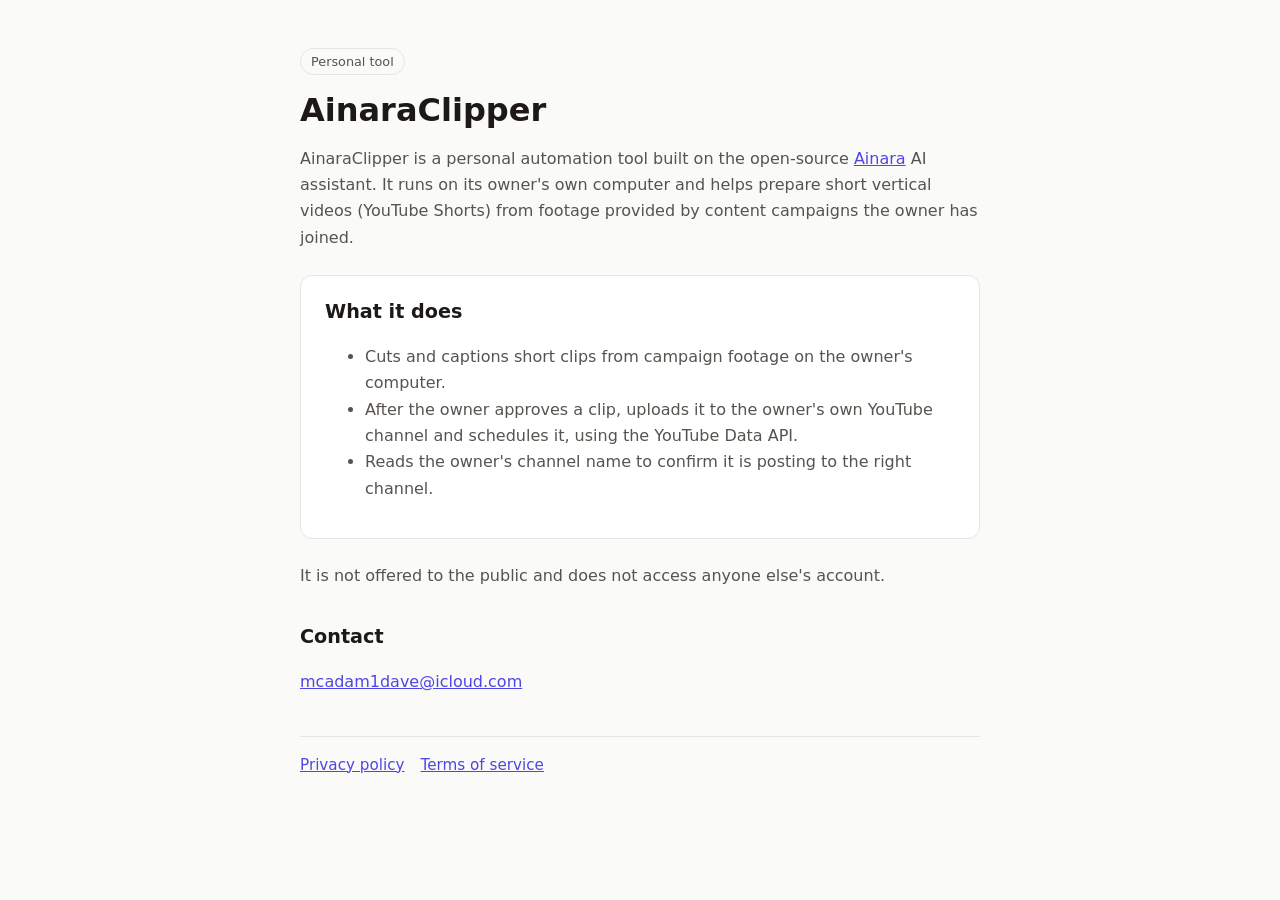
<file: index.html>
<!doctype html>
<html lang="en"><head><meta charset="utf-8"><meta name="viewport" content="width=device-width,initial-scale=1">
<title>AinaraClipper</title><link rel="stylesheet" href="style.css"></head>
<body><main>
<span class="tag">Personal tool</span>
<h1>AinaraClipper</h1>
<p>AinaraClipper is a personal automation tool built on the open-source <a href="https://github.com/khromalabs/ainara">Ainara</a> AI assistant. It runs on its owner's own computer and helps prepare short vertical videos (YouTube Shorts) from footage provided by content campaigns the owner has joined.</p>
<div class="card">
<h2 style="margin-top:0">What it does</h2>
<ul>
<li>Cuts and captions short clips from campaign footage on the owner's computer.</li>
<li>After the owner approves a clip, uploads it to the owner's own YouTube channel and schedules it, using the YouTube Data API.</li>
<li>Reads the owner's channel name to confirm it is posting to the right channel.</li>
</ul>
</div>
<p>It is not offered to the public and does not access anyone else's account.</p>
<h2>Contact</h2>
<p><a href="mailto:mcadam1dave@icloud.com">mcadam1dave@icloud.com</a></p>
<nav><a href="privacy.html">Privacy policy</a><a href="terms.html">Terms of service</a></nav>
</main></body></html>
</file>
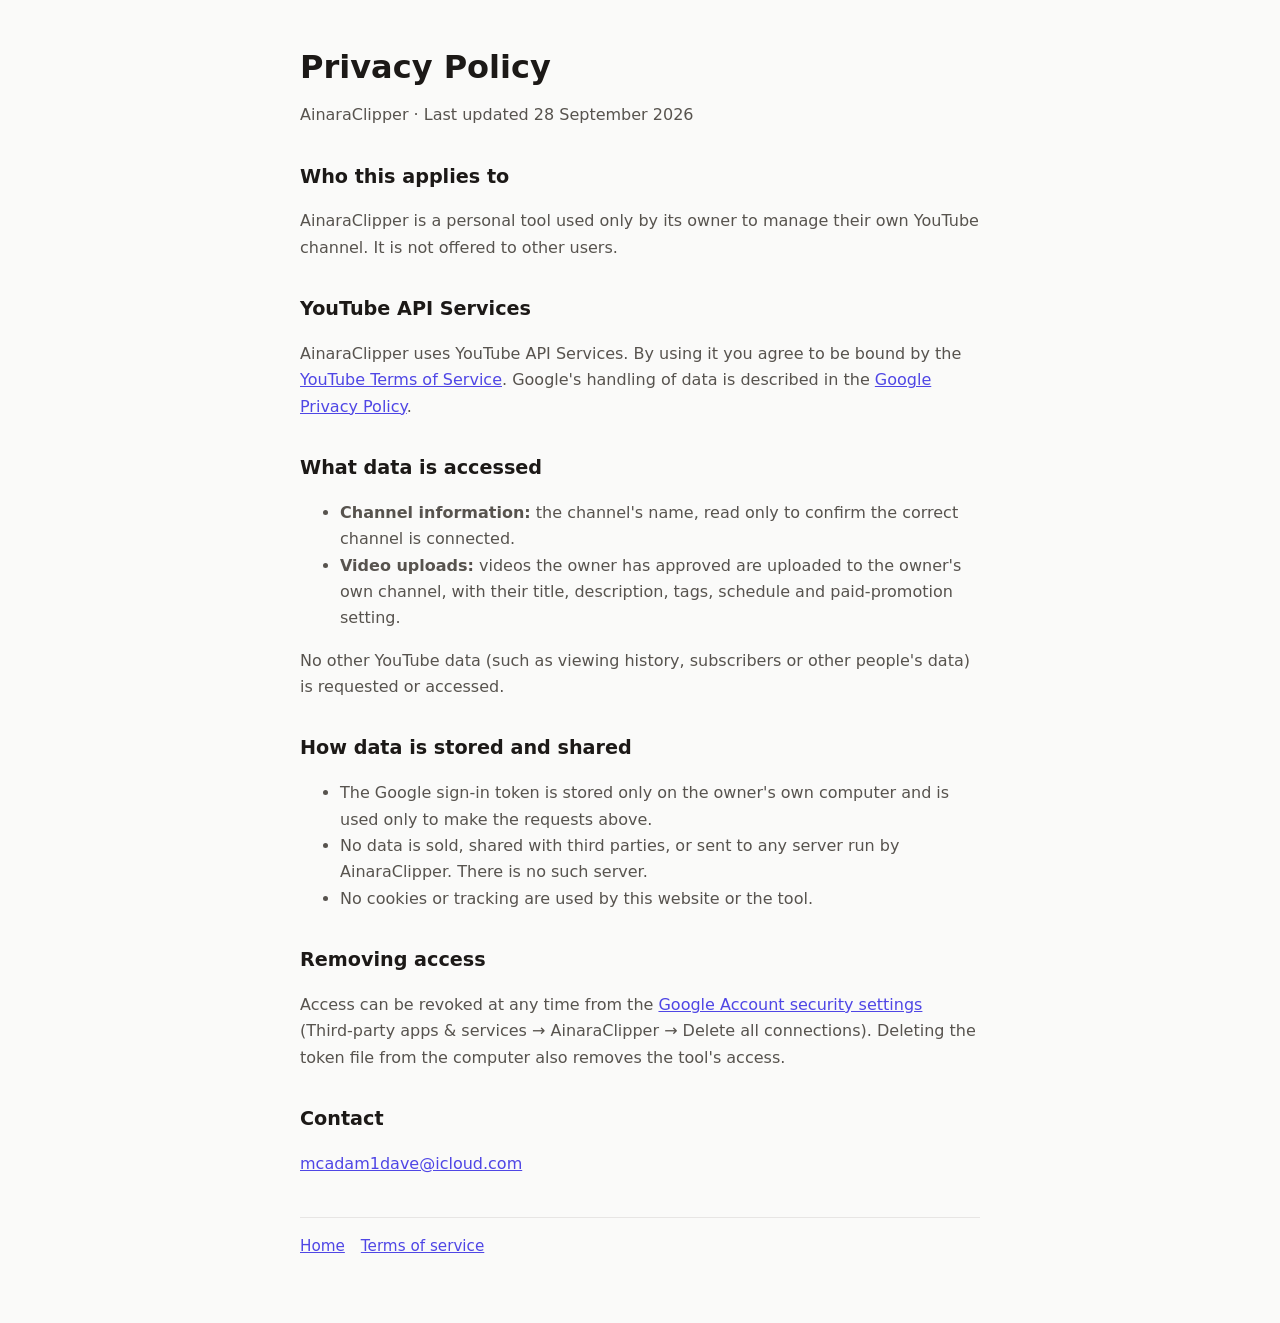
<file: privacy.html>
<!doctype html>
<html lang="en"><head><meta charset="utf-8"><meta name="viewport" content="width=device-width,initial-scale=1">
<title>Privacy Policy</title><link rel="stylesheet" href="style.css"></head>
<body><main>
<h1>Privacy Policy</h1>
<p>AinaraClipper · Last updated 28 September 2026</p>

<h2>Who this applies to</h2>
<p>AinaraClipper is a personal tool used only by its owner to manage their own YouTube channel. It is not offered to other users.</p>

<h2>YouTube API Services</h2>
<p>AinaraClipper uses YouTube API Services. By using it you agree to be bound by the <a href="https://www.youtube.com/t/terms">YouTube Terms of Service</a>. Google's handling of data is described in the <a href="https://policies.google.com/privacy">Google Privacy Policy</a>.</p>

<h2>What data is accessed</h2>
<ul>
<li><strong>Channel information:</strong> the channel's name, read only to confirm the correct channel is connected.</li>
<li><strong>Video uploads:</strong> videos the owner has approved are uploaded to the owner's own channel, with their title, description, tags, schedule and paid-promotion setting.</li>
</ul>
<p>No other YouTube data (such as viewing history, subscribers or other people's data) is requested or accessed.</p>

<h2>How data is stored and shared</h2>
<ul>
<li>The Google sign-in token is stored only on the owner's own computer and is used only to make the requests above.</li>
<li>No data is sold, shared with third parties, or sent to any server run by AinaraClipper. There is no such server.</li>
<li>No cookies or tracking are used by this website or the tool.</li>
</ul>

<h2>Removing access</h2>
<p>Access can be revoked at any time from the <a href="https://myaccount.google.com/connections">Google Account security settings</a> (Third-party apps &amp; services → AinaraClipper → Delete all connections). Deleting the token file from the computer also removes the tool's access.</p>

<h2>Contact</h2>
<p><a href="mailto:mcadam1dave@icloud.com">mcadam1dave@icloud.com</a></p>
<nav><a href="index.html">Home</a><a href="terms.html">Terms of service</a></nav>
</main></body></html>
</file>
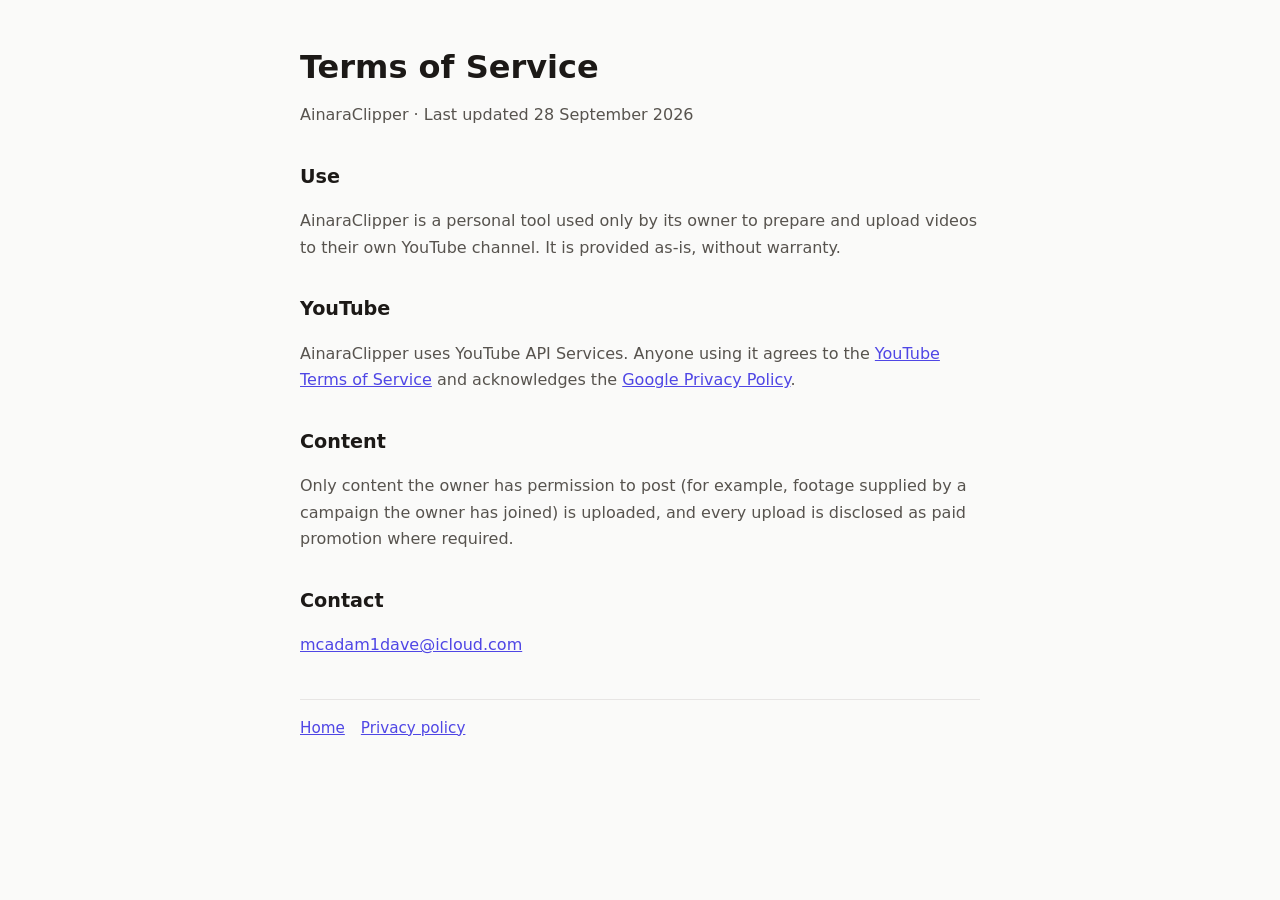
<file: terms.html>
<!doctype html>
<html lang="en"><head><meta charset="utf-8"><meta name="viewport" content="width=device-width,initial-scale=1">
<title>Terms of Service</title><link rel="stylesheet" href="style.css"></head>
<body><main>
<h1>Terms of Service</h1>
<p>AinaraClipper · Last updated 28 September 2026</p>

<h2>Use</h2>
<p>AinaraClipper is a personal tool used only by its owner to prepare and upload videos to their own YouTube channel. It is provided as-is, without warranty.</p>

<h2>YouTube</h2>
<p>AinaraClipper uses YouTube API Services. Anyone using it agrees to the <a href="https://www.youtube.com/t/terms">YouTube Terms of Service</a> and acknowledges the <a href="https://policies.google.com/privacy">Google Privacy Policy</a>.</p>

<h2>Content</h2>
<p>Only content the owner has permission to post (for example, footage supplied by a campaign the owner has joined) is uploaded, and every upload is disclosed as paid promotion where required.</p>

<h2>Contact</h2>
<p><a href="mailto:mcadam1dave@icloud.com">mcadam1dave@icloud.com</a></p>
<nav><a href="index.html">Home</a><a href="privacy.html">Privacy policy</a></nav>
</main></body></html>
</file>
<file: style.css>
:root{--bg:#fafaf9;--fg:#1c1917;--muted:#57534e;--accent:#4f46e5;--card:#fff;--line:#e7e5e4}
@media (prefers-color-scheme:dark){:root{--bg:#0c0a09;--fg:#f5f5f4;--muted:#a8a29e;--accent:#818cf8;--card:#1c1917;--line:#292524}}
*{box-sizing:border-box}body{margin:0;background:var(--bg);color:var(--fg);font:16px/1.65 system-ui,-apple-system,"Segoe UI",Roboto,sans-serif}
main{max-width:720px;margin:0 auto;padding:48px 20px 64px}
h1{font-size:2rem;line-height:1.2;margin:0 0 8px}h2{font-size:1.2rem;margin:32px 0 8px}
p,li{color:var(--muted)}a{color:var(--accent)}.tag{display:inline-block;font-size:.8rem;color:var(--muted);border:1px solid var(--line);border-radius:999px;padding:2px 10px;margin-bottom:16px}
.card{background:var(--card);border:1px solid var(--line);border-radius:12px;padding:20px 24px;margin:24px 0}
nav{display:flex;gap:16px;flex-wrap:wrap;margin-top:40px;padding-top:16px;border-top:1px solid var(--line);font-size:.95rem}
</file>
